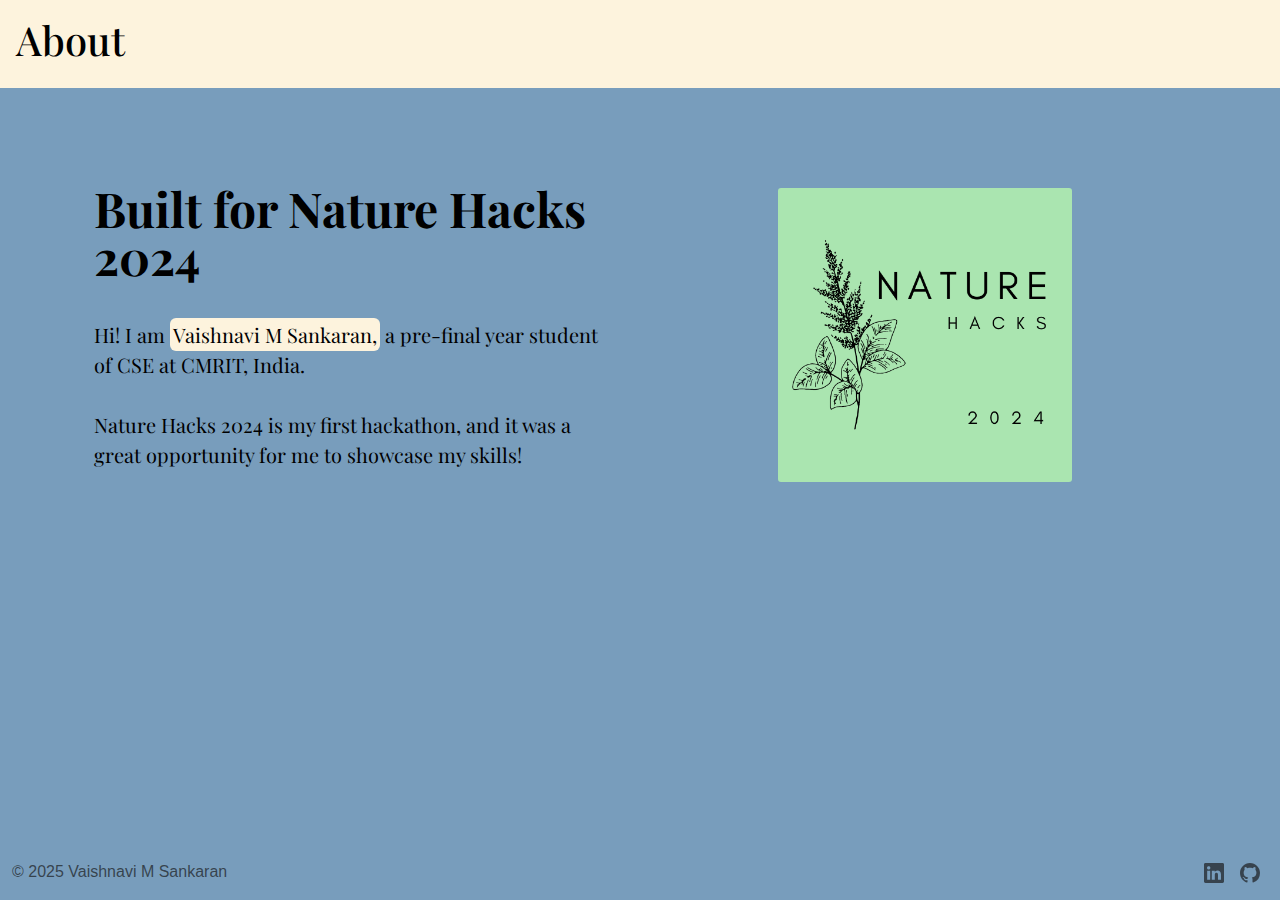
<file: sites/about.html>
<!DOCTYPE html>
<html lang="en">
<head>
    <meta charset="UTF-8">
    <meta name="viewport" content="width=device-width, initial-scale=1.0">
    <link rel="icon" type="image/png" href="../assets/favicon.png">
    <link href="https://cdn.jsdelivr.net/npm/bootstrap@5.3.3/dist/css/bootstrap.min.css" rel="stylesheet" integrity="sha384-QWTKZyjpPEjISv5WaRU9OFeRpok6YctnYmDr5pNlyT2bRjXh0JMhjY6hW+ALEwIH" crossorigin="anonymous">
    <link rel="stylesheet" type="text/css" href="../styles/index.css">
    <link rel="preconnect" href="https://fonts.googleapis.com">
    <link rel="preconnect" href="https://fonts.gstatic.com" crossorigin>
    <link href="https://fonts.googleapis.com/css2?family=Playfair+Display:ital,wght@0,400..900;1,400..900&display=swap" rel="stylesheet">
    <title>I.DIY!</title>
</head>
<body>
    
    <header class="p-3 beige">
        <h1 class="playfair-display">About</h1>
    </header>

    <div class="container col-xxl-8 px-4 py-5">
        <div class="row flex-lg-row-reverse align-items-center g-5 py-5">
          <div class="col-10 col-sm-8 col-lg-6">
            <img src="../assets/nature-hacks.png" class="rounded d-block mx-lg-auto img-fluid" alt="Nature Hacks" width="300" height="100" loading="lazy">
          </div>
          <div class="col-lg-6">
            <h1 class="display-5 fw-bold text-body-emphasis lh-1 mb-3 playfair-display">Built for Nature Hacks 2024</h1><br>
            <p class="lead playfair-display">Hi! I am <span class="beige rounded">Vaishnavi M Sankaran,</span> a pre-final year student of CSE at CMRIT, India.<br><br>Nature Hacks 2024 is my first hackathon, and it was a great opportunity for me to showcase my skills!</p>
          </div>
        </div>
      </div>

    <div class="container footer">
      <footer class="d-flex flex-wrap justify-content-between align-items-center py-3">
        <div class="col-md-3 d-flex align-items-center">
          <span class="mb-3 mb-md-0 text-body-secondary">© 2025 Vaishnavi M Sankaran</span>
        </div>
    
        <ul class="nav col-md-2 me-1 pe-1 justify-content-end list-unstyled d-flex">
          <li class="ms-3"><a class="text-body-secondary" target="_blank" href="https://www.linkedin.com/in/vaishnavi-m-sankaran/"><svg xmlns="http://www.w3.org/2000/svg" width="20" height="20" fill="currentColor" class="bi bi-linkedin" viewBox="0 0 16 16"><path d="M0 1.146C0 .513.526 0 1.175 0h13.65C15.474 0 16 .513 16 1.146v13.708c0 .633-.526 1.146-1.175 1.146H1.175C.526 16 0 15.487 0 14.854zm4.943 12.248V6.169H2.542v7.225zm-1.2-8.212c.837 0 1.358-.554 1.358-1.248-.015-.709-.52-1.248-1.342-1.248S2.4 3.226 2.4 3.934c0 .694.521 1.248 1.327 1.248zm4.908 8.212V9.359c0-.216.016-.432.08-.586.173-.431.568-.878 1.232-.878.869 0 1.216.662 1.216 1.634v3.865h2.401V9.25c0-2.22-1.184-3.252-2.764-3.252-1.274 0-1.845.7-2.165 1.193v.025h-.016l.016-.025V6.169h-2.4c.03.678 0 7.225 0 7.225z"/></svg></a></li>
          <li class="ms-3"><a class="text-body-secondary" target="_blank" href="https://github.com/vams-skn"><svg xmlns="http://www.w3.org/2000/svg" width="20" height="20" fill="currentColor" class="bi bi-github" viewBox="0 0 16 16"><path d="M8 0C3.58 0 0 3.58 0 8c0 3.54 2.29 6.53 5.47 7.59.4.07.55-.17.55-.38 0-.19-.01-.82-.01-1.49-2.01.37-2.53-.49-2.69-.94-.09-.23-.48-.94-.82-1.13-.28-.15-.68-.52-.01-.53.63-.01 1.08.58 1.23.82.72 1.21 1.87.87 2.33.66.07-.52.28-.87.51-1.07-1.78-.2-3.64-.89-3.64-3.95 0-.87.31-1.59.82-2.15-.08-.2-.36-1.02.08-2.12 0 0 .67-.21 2.2.82.64-.18 1.32-.27 2-.27s1.36.09 2 .27c1.53-1.04 2.2-.82 2.2-.82.44 1.1.16 1.92.08 2.12.51.56.82 1.27.82 2.15 0 3.07-1.87 3.75-3.65 3.95.29.25.54.73.54 1.48 0 1.07-.01 1.93-.01 2.2 0 .21.15.46.55.38A8.01 8.01 0 0 0 16 8c0-4.42-3.58-8-8-8"/></svg></a></li>
        </ul>
      </footer>
    </div>

    <script src="https://cdn.jsdelivr.net/npm/bootstrap@5.3.3/dist/js/bootstrap.bundle.min.js" integrity="sha384-YvpcrYf0tY3lHB60NNkmXc5s9fDVZLESaAA55NDzOxhy9GkcIdslK1eN7N6jIeHz" crossorigin="anonymous"></script>
</body>
</html>
</file>
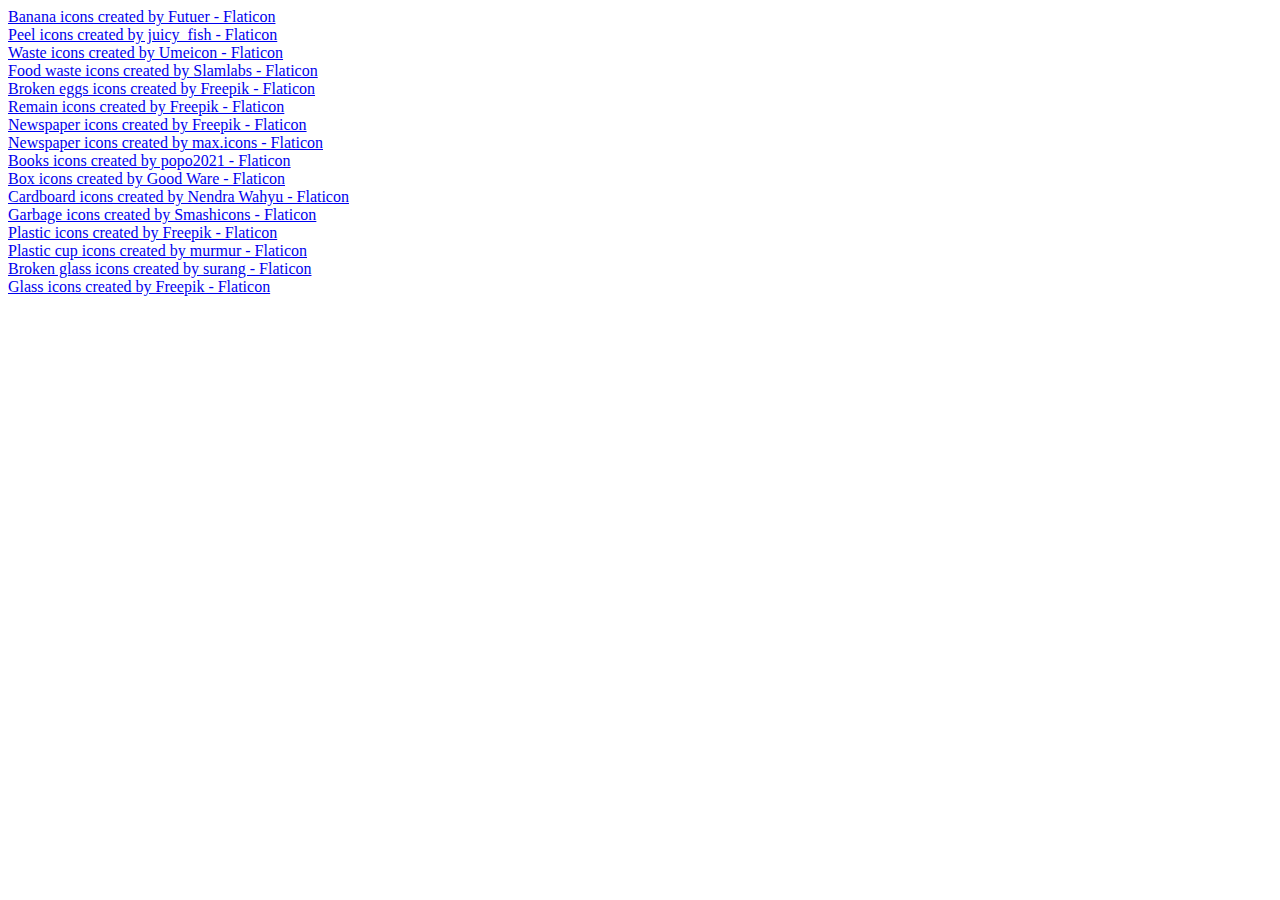
<file: sites/credits.html>
<!DOCTYPE html>
<html lang="en">
<head>
    <meta charset="UTF-8">
    <meta name="viewport" content="width=device-width, initial-scale=1.0">
    <link rel="icon" type="image/png" href="../assets/favicon.png">
    <title>Credits</title>
    <style>
        a {
            display: block;
        }
    </style>
</head>
<body>
    <a href="https://www.flaticon.com/free-icons/banana" title="banana icons">Banana icons created by Futuer - Flaticon</a>
    <a href="https://www.flaticon.com/free-icons/peel" title="peel icons">Peel icons created by juicy_fish - Flaticon</a>
    <a href="https://www.flaticon.com/free-icons/waste" title="waste icons">Waste icons created by Umeicon - Flaticon</a>
    <a href="https://www.flaticon.com/free-icons/food-waste" title="food waste icons">Food waste icons created by Slamlabs - Flaticon</a>
    <a href="https://www.flaticon.com/free-icons/broken-eggs" title="broken eggs icons">Broken eggs icons created by Freepik - Flaticon</a>
    <a href="https://www.flaticon.com/free-icons/remain" title="remain icons">Remain icons created by Freepik - Flaticon</a>
    <a href="https://www.flaticon.com/free-icons/newspaper" title="newspaper icons">Newspaper icons created by Freepik - Flaticon</a>
    <a href="https://www.flaticon.com/free-icons/newspaper" title="newspaper icons">Newspaper icons created by max.icons - Flaticon</a>
    <a href="https://www.flaticon.com/free-icons/books" title="books icons">Books icons created by popo2021 - Flaticon</a>
    <a href="https://www.flaticon.com/free-icons/box" title="box icons">Box icons created by Good Ware - Flaticon</a>
    <a href="https://www.flaticon.com/free-icons/cardboard" title="cardboard icons">Cardboard icons created by Nendra Wahyu  - Flaticon</a>
    <a href="https://www.flaticon.com/free-icons/garbage" title="garbage icons">Garbage icons created by Smashicons - Flaticon</a>
    <a href="https://www.flaticon.com/free-icons/plastic" title="plastic icons">Plastic icons created by Freepik - Flaticon</a>
    <a href="https://www.flaticon.com/free-icons/plastic-cup" title="plastic cup icons">Plastic cup icons created by murmur - Flaticon</a>
    <a href="https://www.flaticon.com/free-icons/broken-glass" title="broken glass icons">Broken glass icons created by surang - Flaticon</a>
    <a href="https://www.flaticon.com/free-icons/glass" title="glass icons">Glass icons created by Freepik - Flaticon</a>
</body>
</html>
</file>
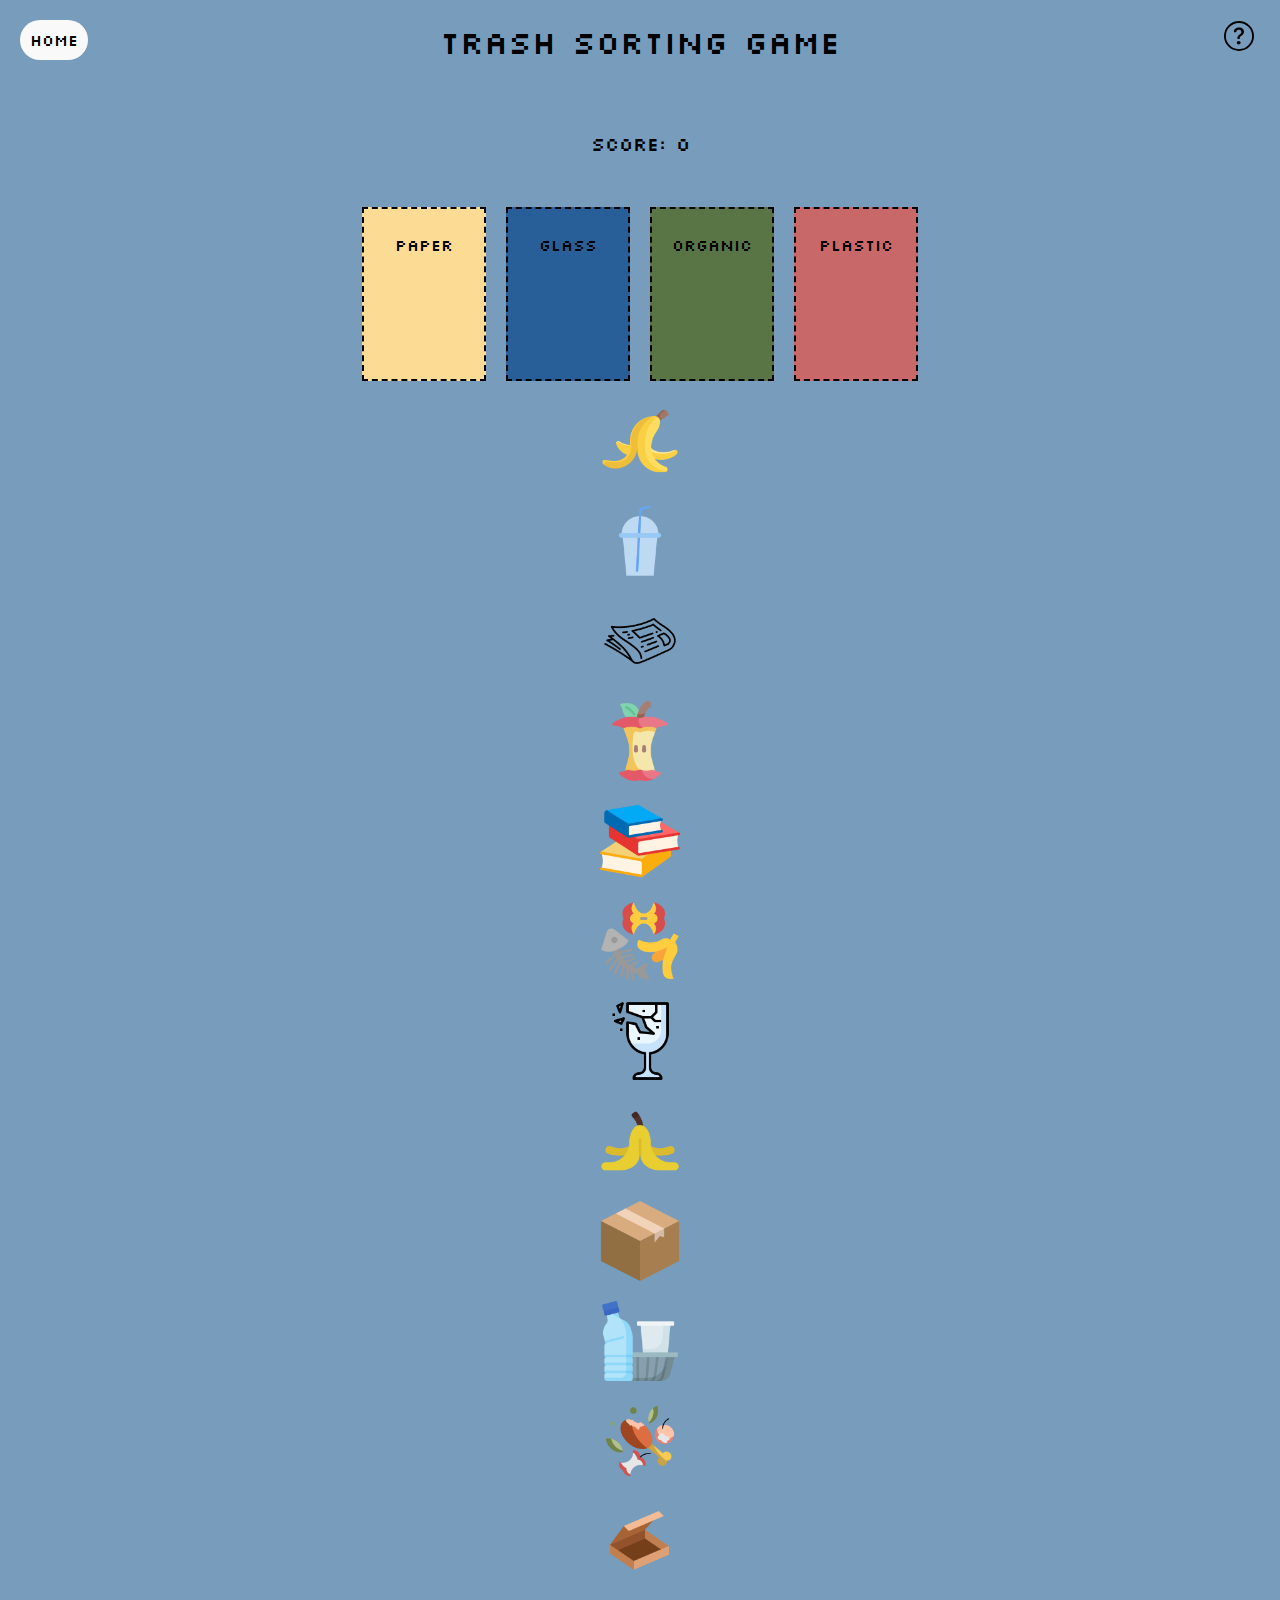
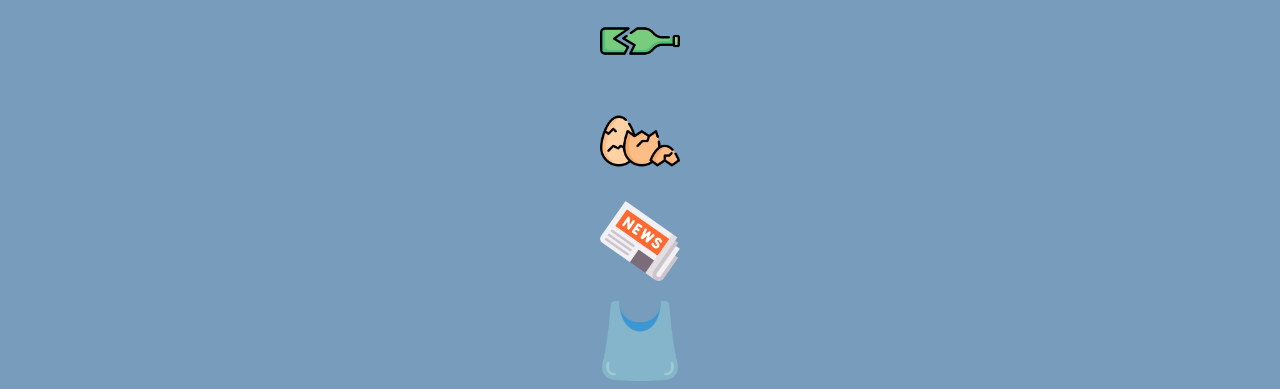
<file: sites/trash.html>
<!DOCTYPE html>
<html lang="en">
<head>
    <meta charset="UTF-8">
    <meta name="viewport" content="width=device-width, initial-scale=1.0">
    <link rel="icon" type="image/png" href="../assets/favicon.png">
    <title>Sustainability Game</title>
    <link rel="stylesheet" href="../styles/trash.css">
    <link rel="preconnect" href="https://fonts.googleapis.com">
    <link rel="preconnect" href="https://fonts.gstatic.com" crossorigin>
    <link href="https://fonts.googleapis.com/css2?family=Silkscreen:wght@400;700&display=swap" rel="stylesheet">
</head>
<body>
    <a href="../index.html" id="home-button" class="silkscreen-regular">Home</a>
    <h1 class="silkscreen-regular">Trash Sorting Game</h1>
    <button id="info-button"><svg xmlns="http://www.w3.org/2000/svg" width="30" height="30" fill="currentColor" class="bi bi-question-circle" viewBox="0 0 16 16"><path d="M8 15A7 7 0 1 1 8 1a7 7 0 0 1 0 14m0 1A8 8 0 1 0 8 0a8 8 0 0 0 0 16"/><path d="M5.255 5.786a.237.237 0 0 0 .241.247h.825c.138 0 .248-.113.266-.25.09-.656.54-1.134 1.342-1.134.686 0 1.314.343 1.314 1.168 0 .635-.374.927-.965 1.371-.673.489-1.206 1.06-1.168 1.987l.003.217a.25.25 0 0 0 .25.246h.811a.25.25 0 0 0 .25-.25v-.105c0-.718.273-.927 1.01-1.486.609-.463 1.244-.977 1.244-2.056 0-1.511-1.276-2.241-2.673-2.241-1.267 0-2.655.59-2.75 2.286m1.557 5.763c0 .533.425.927 1.01.927.609 0 1.028-.394 1.028-.927 0-.552-.42-.94-1.029-.94-.584 0-1.009.388-1.009.94"/></svg></button>
    <div id="info-popup">
        <div id="popup-content">
            <span id="close-popup">✖</span>
            <h2 class="silkscreen-regular" style="text-align: center;">Game Rules</h2><span class="silkscreen-regular" style="text-align: center;">MAX SCORE: 160</span>
            <p>Your goal is to drag and drop the items into the correct bins.</p>
            <ul>
                <li>Each item sorted correctly gives you 10 points.</li>
                <li>Each item sorted incorrectly deducts 5 points.</li><br>
                <li>Paper: newspapers, cardboard, books, magazines, etc.</li>
                <li>Glass: broken glass, empty bottles, etc.</li>
                <li>Organic: fruit and vegetable peels, eggshells, tea bags, etc.</li>
                <li>Plastic: plastic bottles, containers, bags, etc.</li>
            </ul>
            <p>Have fun and help keep our planet clean!</p>
            <p><a href="./credits.html">Credits for icons</a></p>
        </div>
    </div>
    <h3><div id="score" class="silkscreen-regular">Score: 0</div></h3>
    <div id="feedback">
        <span id="correct" style="display:none; color: black;"><svg xmlns="http://www.w3.org/2000/svg" width="20" height="20" fill="currentColor" class="bi bi-hand-thumbs-up-fill" viewBox="0 0 16 16"><path d="M6.956 1.745C7.021.81 7.908.087 8.864.325l.261.066c.463.116.874.456 1.012.965.22.816.533 2.511.062 4.51a10 10 0 0 1 .443-.051c.713-.065 1.669-.072 2.516.21.518.173.994.681 1.2 1.273.184.532.16 1.162-.234 1.733q.086.18.138.363c.077.27.113.567.113.856s-.036.586-.113.856c-.039.135-.09.273-.16.404.169.387.107.819-.003 1.148a3.2 3.2 0 0 1-.488.901c.054.152.076.312.076.465 0 .305-.089.625-.253.912C13.1 15.522 12.437 16 11.5 16H8c-.605 0-1.07-.081-1.466-.218a4.8 4.8 0 0 1-.97-.484l-.048-.03c-.504-.307-.999-.609-2.068-.722C2.682 14.464 2 13.846 2 13V9c0-.85.685-1.432 1.357-1.615.849-.232 1.574-.787 2.132-1.41.56-.627.914-1.28 1.039-1.639.199-.575.356-1.539.428-2.59z"/></svg></span>
        <span id="incorrect" style="display:none; color: black;"><svg xmlns="http://www.w3.org/2000/svg" width="20" height="20" fill="currentColor" class="bi bi-hand-thumbs-down-fill" viewBox="0 0 16 16"><path d="M6.956 14.534c.065.936.952 1.659 1.908 1.42l.261-.065a1.38 1.38 0 0 0 1.012-.965c.22-.816.533-2.512.062-4.51q.205.03.443.051c.713.065 1.669.071 2.516-.211.518-.173.994-.68 1.2-1.272a1.9 1.9 0 0 0-.234-1.734c.058-.118.103-.242.138-.362.077-.27.113-.568.113-.856 0-.29-.036-.586-.113-.857a2 2 0 0 0-.16-.403c.169-.387.107-.82-.003-1.149a3.2 3.2 0 0 0-.488-.9c.054-.153.076-.313.076-.465a1.86 1.86 0 0 0-.253-.912C13.1.757 12.437.28 11.5.28H8c-.605 0-1.07.08-1.466.217a4.8 4.8 0 0 0-.97.485l-.048.029c-.504.308-.999.61-2.068.723C2.682 1.815 2 2.434 2 3.279v4c0 .851.685 1.433 1.357 1.616.849.232 1.574.787 2.132 1.41.56.626.914 1.28 1.039 1.638.199.575.356 1.54.428 2.591"/></svg></span>
    </div>
    <div class="game-container">
        <div class="bins">
            <div class="bin silk" id="paper-bin"><p>Paper</p></div>
            <div class="bin silk" id="glass-bin"><p>Glass</p></div>
            <div class="bin silk" id="organic-bin"><p>Organic</p></div>
            <div class="bin silk" id="plastic-bin"><p>Plastic</p></div>
        </div>
        <div class="items">
            <img src="../assets/bananapeel.png" class="item" draggable="true" data-type="organic">
            <img src="../assets/plastic-cup.png" class="item" draggable="true" data-type="plastic">
            <img src="../assets/newspapers.png" class="item" draggable="true" data-type="paper">
            <img src="../assets/apple.png" class="item" draggable="true" data-type="organic">
            <img src="../assets/stack-of-books.png" class="item" draggable="true" data-type="paper">
            <img src="../assets/compost.png" class="item" draggable="true" data-type="organic">
            <img src="../assets/broken-glass.png" class="item" draggable="true" data-type="glass">
            <img src="../assets/banana.png" class="item" draggable="true" data-type="organic">
            <img src="../assets/box.png" class="item" draggable="true" data-type="paper">
            <img src="../assets/plastic.png" class="item" draggable="true" data-type="plastic">
            <img src="../assets/organic.png" class="item" draggable="true" data-type="organic">
            <img src="../assets/pizza-box.png" class="item" draggable="true" data-type="paper">
            <img src="../assets/bottle.png" class="item" draggable="true" data-type="glass">
            <img src="../assets/broken-eggs.png" class="item" draggable="true" data-type="organic">
            <img src="../assets/newspaper.png" class="item" draggable="true" data-type="paper">
            <img src="../assets/bag.png" class="item" draggable="true" data-type="plastic">
        </div>
    </div>
    <script src="../js/trash.js"></script>
</body>
</html>
</file>
<file: styles/index.css>
* {
    margin: 0;
    padding: 0;
    box-sizing: border-box;
}    
body {
    font-family: Arial, sans-serif;
    background-color: #789DBC;
    color: black;
}
.playfair-display{
  font-family: "Playfair Display", serif;
  font-optical-sizing: auto;
  font-style: normal;
}
.logo {
    display: flex;
    align-items: center;
}
.logo h1 {
    font-size: 2rem;
    margin: auto;
    margin-left: 1rem;
    color: black;
}
.beige {
    background-color: #fdf3dd;
}
.nav-icon {
    font-size: 24px;
    cursor: pointer;
}
.logo img{
    border-radius: 50%;
}
.site-name {
    font-size: 5em;
    font-family: "Times New Roman";
}
.search-section {
    display: flex;
    flex-direction: row;
    gap: 3rem;
    align-items: center;
    justify-content: space-around;
    padding: 15px;
    background-color: #fff;
    border: 1px solid #ddd;
    border-radius: 8px;
    margin: auto;
    margin-top: 3rem;
    max-width: 90%;
}
.search-section input {
    padding: 8px;
    width: 90%;
    border: 1px solid #ddd;
    border-radius: 4px;
}
.search-btn {
    padding: 5px 15px;
    font-size: 1em;
    cursor: pointer;
    border: none;
    background-color: #01204E;
    color: white;
    border-radius: 4px;
}
button:hover {
    background-color: #45a049;
}
#video-results {
    max-width: 80%;
    margin: auto;
    margin-top: 2rem;
    border-radius: 10px;
    padding: 2rem;
    background-color: #C9E9D2;
}
.footer {
    position: absolute;
    bottom: 0;
    margin: auto;
    max-width: 100%;
}
.rounded {
    padding: 3px;
}
#home-button {
    position: absolute;
    top: 20px;
    left: 20px;
    background-color: #f9f9f9;
    border: none;
    padding: 10px;
    text-decoration: none;
    color: black;
    border-radius: 25px;
}
</file>
<file: styles/trash.css>
body {
    font-family: Arial, sans-serif;
    text-align: center;
    background-color: #789DBC;
    color: black;
}

.silkscreen-regular {
    font-family: "Silkscreen", sans-serif;
    font-weight: 400;
    font-style: normal;
}

.silk {
    font-family: "Silkscreen";
    font-weight: 400;
    font-style: normal;
    color: black;
}

#score {
    padding-bottom: 1rem;
    padding-top: 3rem;
}

#feedback {
    padding-bottom: 1rem;
}

.game-container {
    display: flex;
    flex-direction: column;
    align-items: center;
}

.bins {
    display: flex;
    justify-content: space-around;
    margin-bottom: 20px;
}

.bin {
    width: 100px;
    height: 150px;
    border: 2px dashed #000000;
    margin: 0 10px;
    padding: 10px;
    background-color: #f9f9f9;
    transition: background-color 0.3s;
}

.bin:hover {
    background-color: #e0f7fa;
}

.items {
    display: flex;
    flex-wrap: wrap;
    gap: 20px;
    justify-content: center;
    max-width: 5rem;
}

.item {
    height: 5rem;
    margin: 0 10px;
    cursor: pointer;
}

#paper-bin{
    background-color: #FCDC94;
}

#plastic-bin{
    background-color: #C96868;
}

#glass-bin{
    background-color: #295F98;
}

#organic-bin{
    background-color: #597445;
}

.invisible{
    visibility: hidden;
}

#info-popup {
    display: none;
    position: fixed;
    top: 0;
    left: 0;
    width: 100%;
    height: 100%;
    background-color: rgba(0, 0, 0, 0.7);
    color: white;
    text-align: left;
    padding: 20px;
    z-index: 1000;
}

#popup-content {
    background: #333;
    border-radius: 10px;
    padding: 20px;
    margin: auto;
    width: 80%;
    max-width: 500px;
    position: relative;
}

#close-popup {
    position: absolute;
    top: 10px;
    right: 10px;
    cursor: pointer;
    font-weight: bold;
    color: white;
}

#info-button{
    position: absolute;
    top: 20px;
    right: 20px;
    background-color: #789DBC;
    border: none;
    cursor: pointer;
}

#home-button {
    position: absolute;
    top: 20px;
    left: 20px;
    background-color: #f9f9f9;
    border: none;
    padding: 10px;
    text-decoration: none;
    color: black;
    border-radius: 25px;
}

a {
    color: #e0f7fa;
}
</file>
